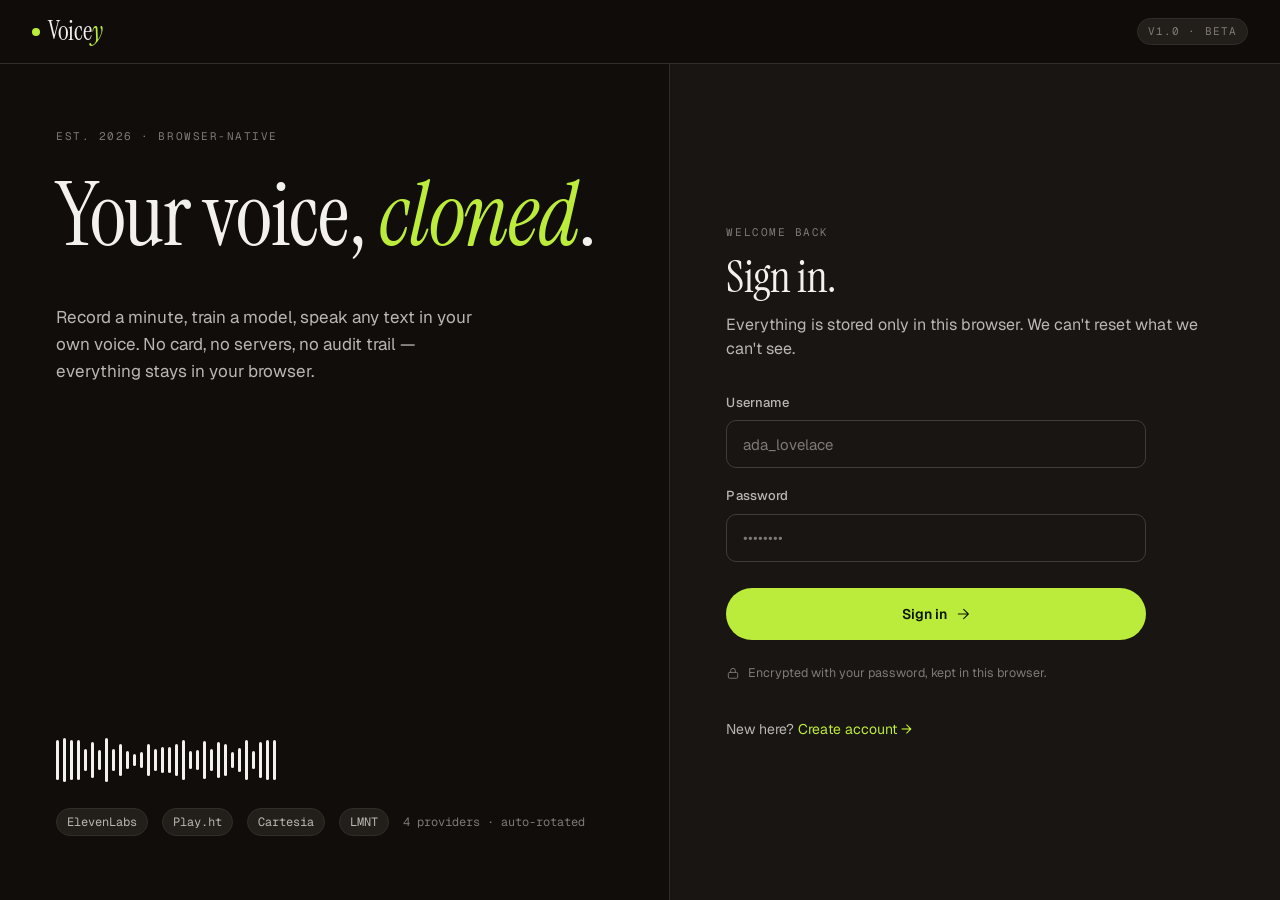
<file: index.html>
<!DOCTYPE html>
<html lang="en">
<head>
  <meta charset="UTF-8" />
  <meta name="viewport" content="width=device-width, initial-scale=1.0" />
  <title>Voicey — clone &amp; speak in any voice</title>
  <link rel="preconnect" href="https://fonts.googleapis.com" />
  <link rel="preconnect" href="https://fonts.gstatic.com" crossorigin />
  <link href="https://fonts.googleapis.com/css2?family=Instrument+Serif:ital@0;1&family=Geist:wght@300;400;500;600;700&family=Geist+Mono:wght@400;500&display=swap" rel="stylesheet" />
  <link rel="stylesheet" href="static/css/style.css" />
</head>
<body class="app" id="app-root">

<!-- Grain overlay (shown when signed in) -->
<div id="app-grain" class="hero-grain" aria-hidden></div>

<!-- Nav (always visible) -->
<nav class="nav" id="app-nav">
  <div class="brand">
    <span class="dot"></span>
    <span>Voice<em>y</em></span>
  </div>
  <div class="nav-center" id="nav-center"></div>
  <div class="nav-meta" id="nav-meta">
    <span class="pill">v1.0 · BETA</span>
  </div>
</nav>

<!-- Main content -->
<div class="content" id="app-content">

  <!-- ── Auth ──────────────────────────────────────────────────────────────── -->
  <div id="view-auth" class="view active stage">
    <div class="auth">
      <div class="auth-art">
        <div>
          <div class="eyebrow" style="margin-bottom:24px">EST. 2026 · BROWSER-NATIVE</div>
          <h2 class="display" style="font-size:clamp(52px,7vw,88px);margin:0 0 36px;max-width:540px;line-height:1.05">
            Your voice, <em style="color:var(--accent)">cloned</em>.
          </h2>
          <p class="muted" style="max-width:440px;font-size:17px;line-height:1.6">
            Record a minute, train a model, speak any text in your own voice. No card, no servers, no audit trail — everything stays in your browser.
          </p>
        </div>
        <div style="display:flex;flex-direction:column;gap:24px">
          <div id="auth-waveform" style="color:var(--accent)"></div>
          <div class="row" style="gap:14px;flex-wrap:wrap">
            <span class="chip">ElevenLabs</span>
            <span class="chip">Play.ht</span>
            <span class="chip">Cartesia</span>
            <span class="chip">LMNT</span>
            <span class="dim mono" style="font-size:12px">4 providers · auto-rotated</span>
          </div>
        </div>
      </div>

      <div class="auth-form">
        <div class="eyebrow" style="margin-bottom:12px" id="auth-eyebrow">WELCOME BACK</div>
        <h3 class="display" style="font-size:44px;margin:0 0 8px" id="auth-heading">Sign in.</h3>
        <p class="muted" style="margin:0 0 32px" id="auth-sub">Everything is stored only in this browser. We can't reset what we can't see.</p>

        <form id="form-auth" autocomplete="off" novalidate style="display:flex;flex-direction:column;gap:18px;max-width:420px">
          <div class="field">
            <label for="auth-username">Username</label>
            <input id="auth-username" class="input" placeholder="ada_lovelace" autocomplete="off" spellcheck="false" />
          </div>
          <div class="field">
            <label for="auth-password">Password</label>
            <input id="auth-password" type="password" class="input" placeholder="••••••••" autocomplete="new-password" />
          </div>
          <div id="auth-error" class="error-msg hidden"></div>
          <button type="submit" id="auth-submit" class="btn primary" style="margin-top:8px;height:52px;justify-content:center">
            Sign in
            <svg width="16" height="16" viewBox="0 0 24 24" fill="none" stroke="currentColor" stroke-width="1.6" stroke-linecap="round" stroke-linejoin="round"><path d="M5 12h14M13 5l7 7-7 7"/></svg>
          </button>
          <div class="row" style="margin-top:6px;gap:8px">
            <svg width="14" height="14" viewBox="0 0 24 24" fill="none" stroke="currentColor" stroke-width="1.6" stroke-linecap="round" stroke-linejoin="round" style="color:var(--ink-low)"><rect x="4" y="11" width="16" height="10" rx="2"/><path d="M8 11V8a4 4 0 0 1 8 0v3"/></svg>
            <span class="dim" style="font-size:12.5px">Encrypted with your password, kept in this browser.</span>
          </div>
        </form>

        <div style="margin-top:36px;font-size:14px" id="auth-mode-switch">
          <span class="muted">New here? <a class="link" id="auth-toggle" href="#">Create account →</a></span>
        </div>
      </div>
    </div>
  </div>

  <!-- ── Dashboard ─────────────────────────────────────────────────────────── -->
  <div id="view-dashboard" class="view stage">
    <div class="container">
      <div class="between" style="align-items:flex-end;margin-bottom:24px;gap:24px">
        <div>
          <div class="eyebrow" style="margin-bottom:10px">YOUR LIBRARY</div>
          <h1 class="display" style="font-size:56px;margin:0" id="dash-heading">Your voices.</h1>
          <p class="muted" id="dash-sub" style="margin:12px 0 0;max-width:540px"></p>
        </div>
        <div class="row" style="gap:12px;flex-shrink:0">
          <button class="btn" id="btn-open-keys">
            <svg width="16" height="16" viewBox="0 0 24 24" fill="none" stroke="currentColor" stroke-width="1.6" stroke-linecap="round" stroke-linejoin="round"><circle cx="8" cy="14" r="4"/><path d="M11 11l9-9M16 6l3 3"/></svg>
            <span id="keys-btn-label">Add keys</span>
          </button>
          <button class="btn primary" id="btn-new-voice">
            <svg width="16" height="16" viewBox="0 0 24 24" fill="none" stroke="currentColor" stroke-width="1.6" stroke-linecap="round"><path d="M12 5v14M5 12h14"/></svg>
            New voice
          </button>
        </div>
      </div>

      <div id="dash-key-banner" class="card hidden" style="margin-bottom:24px;display:flex;align-items:center;gap:20px;border-color:color-mix(in oklch, var(--accent) 30%, var(--line));background:color-mix(in oklch, var(--accent) 6%, var(--bg-2))">
        <div style="width:44px;height:44px;border-radius:999px;background:color-mix(in oklch, var(--accent) 22%, transparent);color:var(--accent);display:flex;align-items:center;justify-content:center;flex-shrink:0">
          <svg width="20" height="20" viewBox="0 0 24 24" fill="none" stroke="currentColor" stroke-width="1.6" stroke-linecap="round" stroke-linejoin="round"><circle cx="8" cy="14" r="4"/><path d="M11 11l9-9M16 6l3 3"/></svg>
        </div>
        <div class="grow">
          <div style="font-weight:600;margin-bottom:2px">Add a TTS provider key to speak.</div>
          <div class="muted" style="font-size:13.5px">All four providers offer free tiers — no card needed. Voicey rotates between them so you stay free for longer.</div>
        </div>
        <button class="btn primary small" id="btn-banner-keys">Add keys →</button>
      </div>

      <div id="voice-grid" class="voices-grid"></div>

      <div id="dash-recipe" style="margin-top:64px;display:grid;grid-template-columns:repeat(3,1fr);gap:24px;padding-top:32px;border-top:1px solid var(--line)">
        <div>
          <div class="mono" style="color:var(--accent);font-size:13px;margin-bottom:8px">01</div>
          <div class="display" style="font-size:24px;margin-bottom:6px">Capture</div>
          <div class="muted" style="font-size:14px;max-width:300px">60–90 seconds of clean speech. Mic, file, or a YouTube link.</div>
        </div>
        <div>
          <div class="mono" style="color:var(--accent);font-size:13px;margin-bottom:8px">02</div>
          <div class="display" style="font-size:24px;margin-bottom:6px">Refine</div>
          <div class="muted" style="font-size:14px;max-width:300px">Read short prompts back. Each pass sharpens the model.</div>
        </div>
        <div>
          <div class="mono" style="color:var(--accent);font-size:13px;margin-bottom:8px">03</div>
          <div class="display" style="font-size:24px;margin-bottom:6px">Speak</div>
          <div class="muted" style="font-size:14px;max-width:300px">Type anything up to 1,500 chars. Pick a voice. Generate.</div>
        </div>
      </div>
    </div>
  </div>

  <!-- ── New Voice ─────────────────────────────────────────────────────────── -->
  <div id="view-new" class="view stage">
    <div class="container" style="max-width:880px">
      <div class="between" style="margin-bottom:32px">
        <button class="btn ghost" id="btn-new-back">
          <svg width="16" height="16" viewBox="0 0 24 24" fill="none" stroke="currentColor" stroke-width="1.6" stroke-linecap="round" stroke-linejoin="round"><path d="M19 12H5M11 5l-7 7 7 7"/></svg>
          Back
        </button>
        <div class="eyebrow">STEP 1 OF 3 · CAPTURE</div>
        <div class="dots"><i data-on></i><i></i><i></i></div>
      </div>

      <h1 class="display" style="font-size:64px;margin:0 0 14px">New voice.</h1>
      <p class="muted" style="margin:0 0 36px;max-width:520px;font-size:16px">
        Give it a name, then drop in a clean minute of audio. Speech only — music and background chatter make for muddy clones.
      </p>

      <div class="field" style="margin-bottom:32px;max-width:480px">
        <label for="new-voice-name">Voice name</label>
        <input id="new-voice-name" class="input" placeholder="My speaking voice" maxlength="100" />
      </div>

      <div class="eyebrow" style="margin-bottom:12px">SOURCE</div>
      <div class="tabs" style="margin-bottom:20px" id="new-source-tabs">
        <button class="on" data-src="mic">
          <svg width="14" height="14" viewBox="0 0 24 24" fill="none" stroke="currentColor" stroke-width="1.6" stroke-linecap="round" stroke-linejoin="round" style="margin-right:6px;vertical-align:-2px"><rect x="9" y="3" width="6" height="12" rx="3"/><path d="M5 11a7 7 0 0 0 14 0"/><path d="M12 18v3"/></svg>
          Microphone
        </button>
        <button data-src="upload">
          <svg width="14" height="14" viewBox="0 0 24 24" fill="none" stroke="currentColor" stroke-width="1.6" stroke-linecap="round" stroke-linejoin="round" style="margin-right:6px;vertical-align:-2px"><path d="M12 16V4"/><path d="M7 9l5-5 5 5"/><path d="M4 20h16"/></svg>
          Upload file
        </button>
        <button data-src="yt">
          <svg width="14" height="14" viewBox="0 0 24 24" fill="none" stroke="currentColor" stroke-width="1.6" stroke-linecap="round" stroke-linejoin="round" style="margin-right:6px;vertical-align:-2px"><rect x="3" y="6" width="18" height="12" rx="3"/><path d="M11 9.5l4 2.5-4 2.5z" fill="currentColor"/></svg>
          YouTube
        </button>
      </div>

      <div id="new-src-mic" class="rec-card">
        <button class="rec-btn" id="new-rec-btn">
          <svg width="36" height="36" viewBox="0 0 24 24" fill="none" stroke="currentColor" stroke-width="1.6" stroke-linecap="round" stroke-linejoin="round"><rect x="9" y="3" width="6" height="12" rx="3"/><path d="M5 11a7 7 0 0 0 14 0"/><path d="M12 18v3"/></svg>
        </button>
        <div style="text-align:center">
          <div class="display" style="font-size:28px;margin-bottom:6px" id="new-rec-label">Tap to record</div>
          <div class="mono dim" style="font-size:14px"><span id="new-rec-timer">0:00</span> · target 60–90s</div>
        </div>
        <div id="new-rec-waveform" style="height:48px;color:var(--accent);width:100%;max-width:420px"></div>
        <div class="row hidden" id="new-rec-dot-row" style="color:var(--danger)">
          <span class="rec-dot"></span>
          <span class="mono" style="font-size:12px;text-transform:uppercase;letter-spacing:.1em">REC</span>
        </div>
        <button class="btn small ghost hidden" id="new-rec-redo">Re-record</button>
      </div>

      <div id="new-src-upload" class="drop hidden">
        <label style="display:flex;flex-direction:column;align-items:center;gap:12px;cursor:pointer">
          <svg width="28" height="28" viewBox="0 0 24 24" fill="none" stroke="currentColor" stroke-width="1.6" stroke-linecap="round" stroke-linejoin="round" style="color:var(--ink-mid)"><path d="M12 16V4"/><path d="M7 9l5-5 5 5"/><path d="M4 20h16"/></svg>
          <div class="display" style="font-size:24px" id="upload-label">Drop an audio file here</div>
          <div class="muted" id="upload-sub">or click to browse · MP3, WAV, M4A · up to 50 MB</div>
          <input type="file" id="upload-file-input" accept="audio/*,video/*" style="display:none" />
        </label>
      </div>

      <div id="new-src-yt" class="card hidden">
        <div class="field">
          <label for="yt-url">YouTube URL</label>
          <input id="yt-url" class="input mono" placeholder="https://youtube.com/watch?v=…" />
        </div>
        <div class="muted" style="font-size:13px;margin-top:12px;display:flex;align-items:center;gap:8px">
          <svg width="14" height="14" viewBox="0 0 24 24" fill="currentColor" style="color:var(--accent)"><path d="M12 2l1.8 5.4L19 9l-5.2 1.6L12 16l-1.8-5.4L5 9l5.2-1.6z"/><path d="M19 14l.8 2.4L22 17l-2.2.6L19 20l-.8-2.4L16 17l2.2-.6z"/></svg>
          We'll strip music and pull only the clearest 90 seconds of speech.
        </div>
      </div>

      <div id="new-error" class="error-msg hidden"></div>

      <div class="between" style="margin-top:40px">
        <button class="btn ghost" id="btn-new-cancel">Cancel</button>
        <button class="btn primary" id="btn-new-create" disabled style="opacity:0.4">
          Create &amp; train
          <svg width="16" height="16" viewBox="0 0 24 24" fill="none" stroke="currentColor" stroke-width="1.6" stroke-linecap="round" stroke-linejoin="round"><path d="M5 12h14M13 5l7 7-7 7"/></svg>
        </button>
      </div>
    </div>
  </div>

  <!-- ── Training ──────────────────────────────────────────────────────────── -->
  <div id="view-train" class="view stage">
    <div class="container" style="max-width:920px">
      <div class="between" style="margin-bottom:32px">
        <button class="btn ghost" id="btn-train-done">Done improving</button>
        <div class="eyebrow" id="train-step-eyebrow">STEP 2 OF 3 · REFINE</div>
        <div class="dots" id="train-dots">
          <i data-done></i><i data-on></i><i></i>
        </div>
      </div>

      <div class="row" style="gap:14px;margin-bottom:14px">
        <span class="chip accent" id="train-chip"></span>
        <span class="dim mono" style="font-size:12px" id="train-counter"></span>
      </div>

      <h1 class="display" style="font-size:48px;margin:0 0 36px;max-width:720px">Read each sentence aloud.</h1>

      <div class="prompt-card">
        <div class="eyebrow" style="margin-bottom:18px" id="train-prompt-num">PROMPT 01</div>
        <p class="display" id="train-sentence" style="font-size:36px;line-height:1.2;margin:0 0 36px;font-style:italic"></p>
        <div class="between">
          <div class="row" style="gap:14px">
            <button class="rec-btn" id="btn-record" style="width:64px;height:64px">
              <svg id="rec-btn-icon" width="22" height="22" viewBox="0 0 24 24" fill="none" stroke="currentColor" stroke-width="1.6" stroke-linecap="round" stroke-linejoin="round"><rect x="9" y="3" width="6" height="12" rx="3"/><path d="M5 11a7 7 0 0 0 14 0"/><path d="M12 18v3"/></svg>
            </button>
            <div>
              <div style="font-weight:500" id="rec-state-label">Start recording</div>
              <div class="mono dim" style="font-size:12px">Speak naturally at a comfortable pace.</div>
            </div>
          </div>
          <div id="train-waveform" style="height:36px;width:140px;color:var(--accent)"></div>
        </div>
      </div>

      <div class="between" style="margin-top:28px">
        <button class="btn ghost" id="btn-skip">Skip</button>
        <button class="btn primary" id="btn-next-sentence" disabled style="opacity:0.4">
          Next sentence
          <svg width="16" height="16" viewBox="0 0 24 24" fill="none" stroke="currentColor" stroke-width="1.6" stroke-linecap="round" stroke-linejoin="round"><path d="M5 12h14M13 5l7 7-7 7"/></svg>
        </button>
      </div>
    </div>
  </div>

  <!-- ── Speak ─────────────────────────────────────────────────────────────── -->
  <div id="view-speak" class="view stage">
    <div class="container" style="max-width:920px">
      <div class="between" style="margin-bottom:32px">
        <button class="btn ghost" id="speak-back">
          <svg width="16" height="16" viewBox="0 0 24 24" fill="none" stroke="currentColor" stroke-width="1.6" stroke-linecap="round" stroke-linejoin="round"><path d="M19 12H5M11 5l-7 7 7 7"/></svg>
          Library
        </button>
        <div class="eyebrow">STEP 3 OF 3 · SPEAK</div>
        <div class="dots"><i data-done></i><i data-done></i><i data-on></i></div>
      </div>

      <div class="row" style="gap:14px;margin-bottom:16px">
        <span class="chip accent">Voice ready</span>
        <span class="dim mono" style="font-size:12px" id="speak-provider-info">via ElevenLabs · rotated</span>
      </div>

      <h1 class="display" style="font-size:64px;margin:0 0 6px" id="speak-voice-name"></h1>
      <p class="muted" style="margin:0 0 32px;font-size:17px">Type below and I'll speak it back in your voice.</p>

      <div class="field" style="margin-bottom:14px">
        <div class="between">
          <label for="speak-text">Script</label>
          <span class="dim mono" style="font-size:11px" id="char-count">0 / 1500</span>
        </div>
        <textarea id="speak-text" class="textarea" maxlength="1500"
          style="min-height:160px;font-size:17px;line-height:1.5"
          placeholder="Welcome back. The studio is open, and your voice is ready when you are."></textarea>
      </div>

      <div id="speak-error" class="error-msg hidden"></div>

      <div class="between" style="margin-bottom:24px">
        <button class="btn small" id="btn-keep-improving">
          <svg width="14" height="14" viewBox="0 0 24 24" fill="currentColor"><path d="M12 2l1.8 5.4L19 9l-5.2 1.6L12 16l-1.8-5.4L5 9l5.2-1.6z"/><path d="M19 14l.8 2.4L22 17l-2.2.6L19 20l-.8-2.4L16 17l2.2-.6z"/></svg>
          Keep improving
        </button>
        <button class="btn primary" id="btn-generate">
          <span id="generate-label">Generate speech</span>
          <span id="generate-spinner" class="spinner hidden"></span>
          <svg id="generate-icon" width="16" height="16" viewBox="0 0 24 24" fill="none" stroke="currentColor" stroke-width="1.6" stroke-linecap="round" stroke-linejoin="round"><path d="M3 10v4"/><path d="M7 7v10"/><path d="M11 4v16"/><path d="M15 8v8"/><path d="M19 10v4"/></svg>
        </button>
      </div>

      <div id="audio-card" class="card hidden">
        <div class="between" style="margin-bottom:16px">
          <div class="eyebrow">OUTPUT</div>
          <div class="dim mono" style="font-size:11px" id="audio-meta">Routing through fastest provider…</div>
        </div>
        <div id="audio-waveform-wrap" style="height:64px;color:var(--accent);margin-bottom:4px"></div>
        <div id="audio-player-wrap" class="hidden">
          <div class="player">
            <button class="btn icon primary" style="width:44px;height:44px;border-radius:999px" id="play-btn">
              <svg width="16" height="16" viewBox="0 0 24 24" fill="currentColor"><path d="M8 5v14l11-7z"/></svg>
            </button>
            <audio id="audio-player" style="display:none"></audio>
            <div id="player-wave" style="flex:1;height:36px;color:var(--accent)"></div>
            <div class="mono dim" style="font-size:12px" id="player-time">0:00</div>
          </div>
          <div class="between" style="margin-top:16px">
            <div class="dim" style="font-size:13px" id="audio-cost"></div>
            <div class="row" style="gap:8px">
              <button class="btn small ghost" id="btn-download">
                <svg width="14" height="14" viewBox="0 0 24 24" fill="none" stroke="currentColor" stroke-width="1.6" stroke-linecap="round" stroke-linejoin="round"><path d="M12 4v12M7 11l5 5 5-5"/><path d="M4 20h16"/></svg>
                Download
              </button>
              <button class="btn small" id="btn-save-lib">Save to library</button>
            </div>
          </div>
        </div>
      </div>
    </div>
  </div>

</div><!-- /app-content -->

<!-- ── Keys Sheet ─────────────────────────────────────────────────────────── -->
<div id="keys-sheet" class="sheet-overlay hidden">
  <div class="sheet">
    <div class="between" style="padding:22px 28px;border-bottom:1px solid var(--line)">
      <div>
        <div class="eyebrow" id="keys-sheet-eyebrow">SETTINGS</div>
        <div class="display" style="font-size:30px;margin-top:4px" id="keys-sheet-title">API keys</div>
      </div>
      <button class="btn icon ghost" id="btn-close-keys">
        <svg width="18" height="18" viewBox="0 0 24 24" fill="none" stroke="currentColor" stroke-width="1.6" stroke-linecap="round"><path d="M6 6l12 12M18 6L6 18"/></svg>
      </button>
    </div>
    <div style="padding:22px 28px;border-bottom:1px solid var(--line);display:flex;align-items:center;gap:16px">
      <svg width="18" height="18" viewBox="0 0 24 24" fill="none" stroke="currentColor" stroke-width="1.6" stroke-linecap="round" stroke-linejoin="round" style="color:var(--accent);flex-shrink:0"><rect x="4" y="11" width="16" height="10" rx="2"/><path d="M8 11V8a4 4 0 0 1 8 0v3"/></svg>
      <div class="grow">
        <div style="font-weight:500">Stored locally in your browser, encrypted with your password.</div>
        <div class="muted" style="font-size:13px">Add as many as you like — Voicey rotates between them so free tiers last longer.</div>
      </div>
      <div class="chip accent" id="keys-count-chip">0/4 added</div>
    </div>
    <div style="flex:1;overflow:auto;padding:22px 28px" id="keys-list-wrap"></div>
    <div class="between" style="padding:18px 28px;border-top:1px solid var(--line)">
      <button class="btn ghost" id="btn-keys-cancel">Cancel</button>
      <button class="btn primary" id="btn-keys-save">
        Save keys
        <svg width="16" height="16" viewBox="0 0 24 24" fill="none" stroke="currentColor" stroke-width="2" stroke-linecap="round" stroke-linejoin="round"><path d="M4 12l5 5L20 6"/></svg>
      </button>
    </div>
  </div>
</div>

<!-- Usage widget (shown when signed in with configured keys) -->
<div id="usage-widget" class="usage-widget hidden">
  <div class="usage-header">
    <span class="eyebrow">EST. USAGE</span>
    <button id="btn-usage-reset" class="btn-usage-reset">Reset</button>
  </div>
  <div id="usage-bars"></div>
  <div class="usage-footer">tracked in this browser</div>
</div>

<!-- Toast -->
<div id="toast" class="toast hidden"></div>

<script src="static/js/app.js"></script>
</body>
</html>
</file>
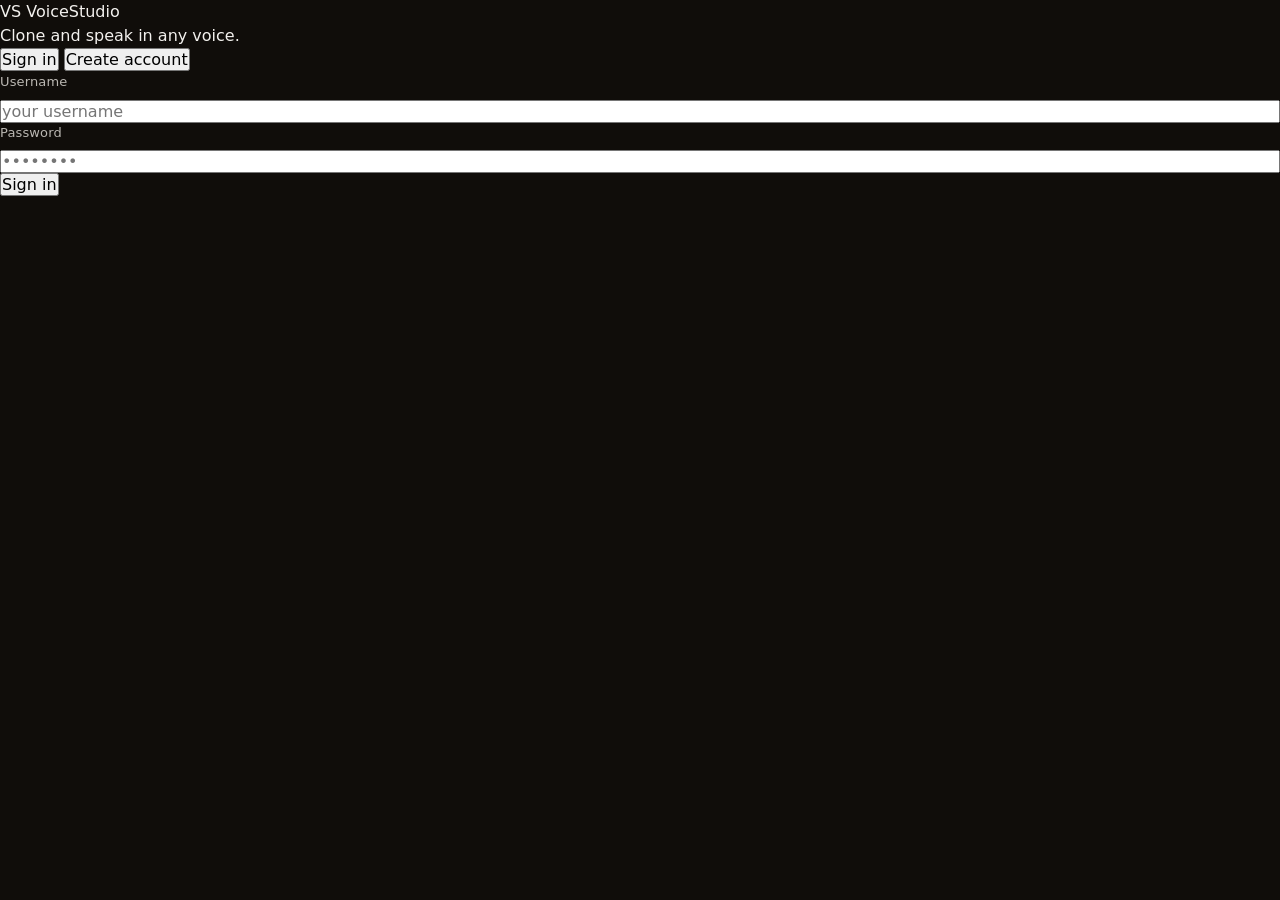
<file: templates/index.html>
<!DOCTYPE html>
<html lang="en">
<head>
  <meta charset="UTF-8" />
  <meta name="viewport" content="width=device-width, initial-scale=1.0" />
  <title>VoiceStudio</title>
  <link rel="preconnect" href="https://fonts.googleapis.com" />
  <link href="https://fonts.googleapis.com/css2?family=Inter:wght@300;400;500;600&display=swap" rel="stylesheet" />
  <link rel="stylesheet" href="/static/css/style.css" />
</head>
<body>

<!-- ── Auth ─────────────────────────────────────────────────────────────────── -->
<div id="view-auth" class="view active">
  <div class="auth-wrap">
    <div class="auth-logo">
      <span class="logo-mark">VS</span>
      <span class="logo-text">VoiceStudio</span>
    </div>
    <p class="auth-sub">Clone and speak in any voice.</p>

    <div class="tab-row">
      <button class="tab active" data-tab="login">Sign in</button>
      <button class="tab" data-tab="register">Create account</button>
    </div>

    <form id="form-auth" autocomplete="off" novalidate>
      <div class="field">
        <label for="auth-username">Username</label>
        <input id="auth-username" type="text" placeholder="your username" autocomplete="username" />
      </div>
      <div class="field">
        <label for="auth-password">Password</label>
        <input id="auth-password" type="password" placeholder="••••••••" autocomplete="current-password" />
      </div>
      <div id="auth-error" class="error-msg hidden"></div>
      <button type="submit" id="auth-submit" class="btn-primary full">Sign in</button>
    </form>
  </div>
</div>

<!-- ── Dashboard ─────────────────────────────────────────────────────────────── -->
<div id="view-dashboard" class="view">
  <header class="app-header">
    <div class="header-logo">
      <span class="logo-mark">VS</span>
      <span class="logo-text">VoiceStudio</span>
    </div>
    <div class="header-right">
      <span id="header-username" class="header-user"></span>
      <button id="btn-logout" class="btn-ghost">Sign out</button>
    </div>
  </header>

  <main class="dashboard-main">
    <div class="section-header">
      <h1>Your Voices</h1>
      <div id="tts-status" class="status-chip hidden"></div>
    </div>

    <div id="voice-grid" class="voice-grid">
      <!-- populated by JS -->
    </div>
  </main>
</div>

<!-- ── Create voice modal ─────────────────────────────────────────────────────── -->
<div id="modal-create" class="modal-overlay hidden">
  <div class="modal-box">
    <h2>New Voice</h2>
    <p class="modal-sub">Give your voice a name and choose how to train it.</p>

    <div class="field">
      <label for="new-voice-name">Voice name</label>
      <input id="new-voice-name" type="text" placeholder="e.g. My Voice, John, Narrator…" maxlength="100" />
    </div>

    <div class="source-grid">
      <button class="source-btn active" data-source="microphone">
        <svg viewBox="0 0 24 24" fill="none" stroke="currentColor" stroke-width="1.5">
          <path d="M12 1a3 3 0 0 0-3 3v8a3 3 0 0 0 6 0V4a3 3 0 0 0-3-3z"/>
          <path d="M19 10v2a7 7 0 0 1-14 0v-2M12 19v4M8 23h8"/>
        </svg>
        <span>Microphone</span>
        <small>Record yourself</small>
      </button>
      <button class="source-btn" data-source="upload">
        <svg viewBox="0 0 24 24" fill="none" stroke="currentColor" stroke-width="1.5">
          <path d="M21 15v4a2 2 0 0 1-2 2H5a2 2 0 0 1-2-2v-4"/>
          <polyline points="17 8 12 3 7 8"/>
          <line x1="12" y1="3" x2="12" y2="15"/>
        </svg>
        <span>Upload File</span>
        <small>MP3, WAV, M4A…</small>
      </button>
      <button class="source-btn" data-source="youtube">
        <svg viewBox="0 0 24 24" fill="none" stroke="currentColor" stroke-width="1.5">
          <rect x="2" y="7" width="20" height="15" rx="2" ry="2"/>
          <polyline points="17 2 12 7 7 2"/>
        </svg>
        <span>YouTube</span>
        <small>Paste a URL</small>
      </button>
    </div>

    <!-- upload panel -->
    <div id="panel-upload" class="source-panel hidden">
      <label class="file-drop" id="file-drop-zone">
        <input type="file" id="upload-file-input" accept="audio/*,video/*" />
        <span>Drop audio file here or click to browse</span>
      </label>
    </div>

    <!-- youtube panel -->
    <div id="panel-youtube" class="source-panel hidden">
      <div class="field">
        <label for="yt-url">YouTube URL</label>
        <input id="yt-url" type="url" placeholder="https://youtube.com/watch?v=…" />
      </div>
    </div>

    <div id="create-error" class="error-msg hidden"></div>

    <div class="modal-actions">
      <button id="btn-create-cancel" class="btn-ghost">Cancel</button>
      <button id="btn-create-confirm" class="btn-primary">Create &amp; Train</button>
    </div>
  </div>
</div>

<!-- ── Train view ─────────────────────────────────────────────────────────────── -->
<div id="view-train" class="view">
  <header class="app-header">
    <button id="train-back" class="btn-icon" title="Back">
      <svg viewBox="0 0 24 24" fill="none" stroke="currentColor" stroke-width="2">
        <polyline points="15 18 9 12 15 6"/>
      </svg>
    </button>
    <div class="header-title">
      <span id="train-voice-name" class="view-title"></span>
      <span id="train-mode-label" class="view-subtitle"></span>
    </div>
    <button id="btn-train-done" class="btn-ghost hidden">Done improving</button>
  </header>

  <main class="train-main">
    <div id="train-intro" class="train-intro">
      <h2>Read each sentence aloud</h2>
      <p>Speak naturally at a comfortable pace. The more clearly you read, the better your voice will sound.</p>
      <button id="btn-start-train" class="btn-primary large">Start Recording</button>
    </div>

    <div id="train-session" class="hidden">
      <div class="train-progress-row">
        <span id="train-counter" class="train-counter"></span>
        <div class="progress-bar-wrap">
          <div id="train-progress" class="progress-bar-fill"></div>
        </div>
      </div>

      <div class="sentence-card">
        <p id="train-sentence" class="sentence-text"></p>
      </div>

      <canvas id="waveform-canvas" class="waveform" width="600" height="80"></canvas>

      <div class="record-controls">
        <button id="btn-record" class="record-btn">
          <span class="record-icon"></span>
        </button>
        <span id="record-label" class="record-label">Press to record</span>
      </div>

      <div class="train-nav">
        <button id="btn-skip" class="btn-ghost small">Skip</button>
        <div id="train-quality" class="quality-badge"></div>
      </div>
    </div>

    <div id="train-complete" class="train-complete hidden">
      <div class="complete-icon">✓</div>
      <h2>Voice ready</h2>
      <p id="train-complete-sub"></p>
      <div class="complete-actions">
        <button id="btn-go-speak" class="btn-primary large">Start Speaking</button>
        <button id="btn-continue-from-complete" class="btn-ghost">Keep improving</button>
      </div>
    </div>
  </main>
</div>

<!-- ── Speak view ─────────────────────────────────────────────────────────────── -->
<div id="view-speak" class="view">
  <header class="app-header">
    <button id="speak-back" class="btn-icon" title="Back">
      <svg viewBox="0 0 24 24" fill="none" stroke="currentColor" stroke-width="2">
        <polyline points="15 18 9 12 15 6"/>
      </svg>
    </button>
    <div class="header-title">
      <span id="speak-voice-name" class="view-title"></span>
      <span id="speak-voice-stats" class="view-subtitle"></span>
    </div>
    <button id="btn-continue-training" class="btn-ghost small">Continue training</button>
  </header>

  <main class="speak-main">
    <div class="speak-form">
      <label for="speak-text" class="speak-label">What should this voice say?</label>
      <textarea id="speak-text" class="speak-textarea"
                placeholder="Type anything here…"
                maxlength="1500" rows="6"></textarea>
      <div class="speak-meta">
        <span id="char-count" class="char-count">0 / 1500</span>
      </div>
    </div>

    <div id="speak-error" class="error-msg hidden"></div>

    <button id="btn-generate" class="btn-primary large">
      <span id="generate-label">Generate Speech</span>
      <span id="generate-spinner" class="spinner hidden"></span>
    </button>

    <div id="audio-section" class="audio-section hidden">
      <audio id="audio-player" controls></audio>
      <button id="btn-download" class="btn-ghost small">
        <svg viewBox="0 0 24 24" fill="none" stroke="currentColor" stroke-width="1.5" width="16" height="16">
          <path d="M21 15v4a2 2 0 0 1-2 2H5a2 2 0 0 1-2-2v-4"/>
          <polyline points="7 10 12 15 17 10"/>
          <line x1="12" y1="15" x2="12" y2="3"/>
        </svg>
        Save audio
      </button>
    </div>
  </main>
</div>

<!-- ── Toast ─────────────────────────────────────────────────────────────────── -->
<div id="toast" class="toast hidden"></div>

<script src="/static/js/app.js"></script>
</body>
</html>
</file>
<file: static/css/style.css>
/* ── Reset & Fonts ──────────────────────────────────────────────────────────── */
*, *::before, *::after { box-sizing: border-box; margin: 0; padding: 0; }
html { font-size: 16px; -webkit-text-size-adjust: 100%; }
body { background: var(--bg); color: var(--ink); font-family: var(--sans); line-height: 1.5; min-height: 100vh; }
button { cursor: pointer; font-family: inherit; font-size: inherit; }
input, textarea { font-family: inherit; font-size: inherit; }
a { color: inherit; }
svg { display: block; }

/* ── Design tokens ──────────────────────────────────────────────────────────── */
:root {
  --bg:         oklch(0.16 0.008 70);
  --bg-2:       oklch(0.20 0.008 70);
  --bg-3:       oklch(0.24 0.010 70);
  --line:       oklch(0.30 0.010 70);
  --line-2:     oklch(0.36 0.012 70);
  --ink:        oklch(0.96 0.005 80);
  --ink-mid:    oklch(0.78 0.008 75);
  --ink-low:    oklch(0.58 0.010 70);
  --accent:     oklch(0.88 0.20 124);
  --accent-ink: oklch(0.18 0.05 130);
  --danger:     oklch(0.72 0.16 28);
  --radius:     14px;
  --radius-sm:  10px;
  --serif: "Instrument Serif", "Times New Roman", serif;
  --sans:  "Geist", ui-sans-serif, system-ui, -apple-system, sans-serif;
  --mono:  "Geist Mono", ui-monospace, "SF Mono", Menlo, monospace;
}

/* ── Animations ─────────────────────────────────────────────────────────────── */
@keyframes wf {
  0%, 100% { transform: scaleY(0.3); }
  50%       { transform: scaleY(1); }
}
@keyframes pulse {
  0%, 100% { opacity: 1; transform: scale(1); }
  50%       { opacity: .55; transform: scale(.9); }
}
@keyframes slideIn {
  from { opacity: 0; transform: translateY(16px); }
  to   { opacity: 1; transform: translateY(0); }
}
@keyframes fadeIn {
  from { opacity: 0; }
  to   { opacity: 1; }
}
@keyframes sheetIn {
  from { transform: translateX(100%); }
  to   { transform: translateX(0); }
}
@keyframes spin { to { transform: rotate(360deg); } }

/* ── Typography ─────────────────────────────────────────────────────────────── */
.display {
  font-family: var(--serif);
  font-weight: 400;
  letter-spacing: -0.015em;
  line-height: 1.1;
  padding-bottom: 0.08em;
}
.eyebrow {
  font-family: var(--mono);
  font-size: 11px;
  text-transform: uppercase;
  letter-spacing: 0.14em;
  color: var(--ink-low);
}
.mono { font-family: var(--mono); }
.muted { color: var(--ink-mid); }
.dim { color: var(--ink-low); }
.link { color: var(--accent); text-decoration: none; }
.link:hover { text-decoration: underline; }

/* ── Layout ──────────────────────────────────────────────────────────────────── */
.view { display: none; }
.view.active { display: block; animation: slideIn 0.28s ease; }
.container { max-width: 1080px; margin: 0 auto; padding: 0 32px; }
.row { display: flex; align-items: center; gap: 12px; }
.between { display: flex; align-items: center; justify-content: space-between; }
.grow { flex: 1; }
.hidden { display: none !important; }

/* ── Grain ───────────────────────────────────────────────────────────────────── */
.hero-grain {
  position: fixed;
  inset: 0;
  pointer-events: none;
  opacity: 0;
  mix-blend-mode: overlay;
  z-index: 0;
  transition: opacity 0.4s;
  background-image: url("data:image/svg+xml;utf8,<svg xmlns='http://www.w3.org/2000/svg' width='200' height='200'><filter id='n'><feTurbulence type='fractalNoise' baseFrequency='0.75' numOctaves='4' stitchTiles='stitch'/></filter><rect width='200' height='200' filter='url(%23n)' opacity='1'/></svg>");
}
.hero-grain.on { opacity: 0.4; }

/* ── Nav ─────────────────────────────────────────────────────────────────────── */
.nav {
  position: sticky;
  top: 0;
  z-index: 40;
  display: grid;
  grid-template-columns: 1fr auto 1fr;
  align-items: center;
  padding: 0 32px;
  height: 64px;
  background: color-mix(in oklch, var(--bg) 85%, transparent);
  backdrop-filter: blur(12px);
  border-bottom: 1px solid var(--line);
}
.brand {
  font-family: var(--serif);
  font-size: 26px;
  letter-spacing: -0.01em;
  display: flex;
  align-items: center;
  gap: 8px;
  user-select: none;
}
.brand em { font-style: italic; color: var(--accent); }
.brand .dot {
  width: 8px;
  height: 8px;
  border-radius: 999px;
  background: var(--accent);
  flex-shrink: 0;
}
.nav-center { justify-self: center; }
.nav-meta   { display: flex; align-items: center; gap: 12px; justify-self: end; }
.btn.tutorial {
  height: 52px;
  padding: 0 28px;
  font-size: 15px;
  font-weight: 600;
  gap: 10px;
  letter-spacing: 0.01em;
}

/* ── Content wrapper ─────────────────────────────────────────────────────────── */
.content { position: relative; z-index: 1; }

/* ── Pill / chip ─────────────────────────────────────────────────────────────── */
.pill {
  font-family: var(--mono);
  font-size: 11px;
  text-transform: uppercase;
  letter-spacing: 0.1em;
  padding: 4px 10px;
  border-radius: 999px;
  background: var(--bg-3);
  border: 1px solid var(--line);
  color: var(--ink-low);
}
.chip {
  font-family: var(--mono);
  font-size: 12px;
  padding: 4px 10px;
  border-radius: 999px;
  background: var(--bg-3);
  border: 1px solid var(--line);
  color: var(--ink-mid);
  white-space: nowrap;
}
.chip.accent {
  background: color-mix(in oklch, var(--accent) 18%, transparent);
  border-color: color-mix(in oklch, var(--accent) 35%, transparent);
  color: var(--accent);
}

/* ── Buttons ─────────────────────────────────────────────────────────────────── */
.btn {
  display: inline-flex;
  align-items: center;
  gap: 8px;
  height: 44px;
  padding: 0 18px;
  border-radius: 999px;
  border: 1px solid var(--line-2);
  background: var(--bg-2);
  color: var(--ink-mid);
  font-size: 14px;
  font-weight: 500;
  white-space: nowrap;
  transition: background 0.15s, color 0.15s, border-color 0.15s, opacity 0.15s;
  text-decoration: none;
}
.btn:hover:not(:disabled) { background: var(--bg-3); color: var(--ink); }
.btn:disabled { opacity: 0.4; cursor: default; }
.btn.primary {
  background: var(--accent);
  color: var(--accent-ink);
  border-color: transparent;
  font-weight: 600;
}
.btn.primary:hover:not(:disabled) { filter: brightness(1.08); }
.btn.ghost {
  background: transparent;
  border-color: transparent;
  color: var(--ink-low);
}
.btn.ghost:hover:not(:disabled) { background: var(--bg-2); color: var(--ink-mid); border-color: var(--line); }
.btn.small { height: 36px; padding: 0 14px; font-size: 13px; }
.btn.icon { padding: 0; justify-content: center; }

/* ── Rec button ──────────────────────────────────────────────────────────────── */
.rec-btn {
  width: 96px;
  height: 96px;
  border-radius: 999px;
  background: var(--accent);
  color: var(--accent-ink);
  border: none;
  display: flex;
  align-items: center;
  justify-content: center;
  flex-shrink: 0;
  box-shadow: 0 10px 40px -10px color-mix(in oklch, var(--accent) 60%, transparent);
  transition: background 0.2s, box-shadow 0.2s;
}
.rec-btn:hover { filter: brightness(1.08); }
.rec-btn.recording {
  background: var(--danger);
  color: #fff;
  box-shadow: 0 10px 40px -10px color-mix(in oklch, var(--danger) 60%, transparent);
}

/* ── Waveform bars ───────────────────────────────────────────────────────────── */
.wf-bar {
  animation: wf 1.1s ease-in-out infinite;
  transform-origin: center;
}
.rec-dot {
  width: 8px;
  height: 8px;
  border-radius: 999px;
  background: var(--danger);
  animation: pulse 1.1s ease-in-out infinite;
  display: inline-block;
}

/* ── Step dots ───────────────────────────────────────────────────────────────── */
.dots { display: flex; align-items: center; gap: 6px; }
.dots i {
  display: block;
  width: 6px;
  height: 6px;
  border-radius: 999px;
  background: var(--bg-3);
  border: 1px solid var(--line-2);
  font-style: normal;
}
.dots i[data-on]   { background: var(--accent); border-color: var(--accent); }
.dots i[data-done] { background: var(--ink-mid); border-color: var(--ink-mid); }

/* ── Tabs ────────────────────────────────────────────────────────────────────── */
.tabs {
  display: inline-flex;
  padding: 4px;
  border-radius: 999px;
  border: 1px solid var(--line);
  background: var(--bg-2);
  gap: 2px;
}
.tabs button {
  height: 36px;
  padding: 0 16px;
  border-radius: 999px;
  border: none;
  background: transparent;
  color: var(--ink-low);
  font-size: 13.5px;
  font-weight: 500;
  display: flex;
  align-items: center;
  transition: background 0.15s, color 0.15s;
}
.tabs button:hover { color: var(--ink-mid); }
.tabs button.on {
  background: var(--accent);
  color: var(--accent-ink);
  font-weight: 600;
}

/* ── Card ────────────────────────────────────────────────────────────────────── */
.card {
  background: var(--bg-2);
  border: 1px solid var(--line);
  border-radius: var(--radius);
  padding: 24px;
}

/* ── Form elements ───────────────────────────────────────────────────────────── */
.field { display: flex; flex-direction: column; gap: 8px; }
.field label {
  font-size: 13px;
  font-weight: 500;
  color: var(--ink-mid);
  letter-spacing: 0.01em;
}
.input {
  height: 48px;
  padding: 0 16px;
  border-radius: var(--radius-sm);
  border: 1px solid var(--line-2);
  background: var(--bg-2);
  color: var(--ink);
  font-size: 15px;
  outline: none;
  width: 100%;
  transition: border-color 0.15s;
}
.input:focus { border-color: var(--accent); }
.input::placeholder { color: var(--ink-low); }
.textarea {
  padding: 14px 16px;
  border-radius: var(--radius);
  border: 1px solid var(--line-2);
  background: var(--bg-2);
  color: var(--ink);
  font-size: 15px;
  resize: vertical;
  outline: none;
  width: 100%;
  transition: border-color 0.15s;
  line-height: 1.6;
}
.textarea:focus { border-color: var(--accent); }
.textarea::placeholder { color: var(--ink-low); }

.error-msg {
  padding: 12px 16px;
  border-radius: var(--radius-sm);
  background: color-mix(in oklch, var(--danger) 12%, transparent);
  border: 1px solid color-mix(in oklch, var(--danger) 30%, transparent);
  color: var(--danger);
  font-size: 13.5px;
  line-height: 1.5;
}

/* ── Auth ────────────────────────────────────────────────────────────────────── */
.auth {
  display: grid;
  grid-template-columns: 1.1fr 1fr;
  min-height: calc(100vh - 64px);
}
.auth-art {
  padding: 64px 56px;
  background: var(--bg);
  border-right: 1px solid var(--line);
  display: flex;
  flex-direction: column;
  justify-content: space-between;
  gap: 48px;
}
.auth-form {
  padding: 64px 56px;
  background: var(--bg-2);
  display: flex;
  flex-direction: column;
  justify-content: center;
}
@media (max-width: 860px) {
  .auth { grid-template-columns: 1fr; }
  .auth-art { display: none; }
  .auth-form { padding: 48px 32px; }
}

/* ── Dashboard ───────────────────────────────────────────────────────────────── */
#view-dashboard { padding: 52px 0 80px; }

.voices-grid {
  display: grid;
  grid-template-columns: repeat(auto-fill, minmax(280px, 1fr));
  gap: 16px;
  margin-bottom: 16px;
}

.voice-card {
  background: var(--bg-2);
  border: 1px solid var(--line);
  border-radius: var(--radius);
  padding: 24px;
  cursor: pointer;
  transition: border-color 0.2s, background 0.2s;
  position: relative;
  overflow: hidden;
  display: flex;
  flex-direction: column;
  gap: 10px;
  min-height: 160px;
}
.voice-card:hover { border-color: var(--line-2); background: var(--bg-3); }
.voice-card-wave {
  height: 44px;
  color: var(--ink-low);
}
.voice-card-name {
  font-family: var(--serif);
  font-size: 22px;
  font-weight: 400;
  color: var(--ink);
  letter-spacing: -0.01em;
  line-height: 1.2;
}
.voice-card-meta {
  font-family: var(--mono);
  font-size: 12px;
  color: var(--ink-low);
  display: flex;
  gap: 8px;
}
.voice-card-status {
  font-family: var(--mono);
  font-size: 11px;
  text-transform: uppercase;
  letter-spacing: 0.1em;
  margin-top: auto;
}
.voice-card-status.ready { color: var(--accent); }
.voice-card-status.pending { color: var(--ink-low); }
.voice-card-del {
  position: absolute;
  top: 14px;
  right: 14px;
  width: 32px;
  height: 32px;
  border-radius: 999px;
  background: transparent;
  border: none;
  color: var(--ink-low);
  display: flex;
  align-items: center;
  justify-content: center;
  opacity: 0;
  transition: opacity 0.15s, background 0.15s, color 0.15s;
}
.voice-card:hover .voice-card-del { opacity: 1; }
.voice-card-del:hover { background: color-mix(in oklch, var(--danger) 15%, transparent); color: var(--danger); }
.voice-card-del svg { width: 14px; height: 14px; }

/* ── New voice view ──────────────────────────────────────────────────────────── */
#view-new { padding: 48px 0 80px; }

.rec-card {
  display: flex;
  flex-direction: column;
  align-items: center;
  gap: 24px;
  padding: 48px 32px;
  background: var(--bg-2);
  border: 1px solid var(--line);
  border-radius: var(--radius);
  text-align: center;
}

.drop {
  padding: 48px 32px;
  background: var(--bg-2);
  border: 1.5px dashed var(--line-2);
  border-radius: var(--radius);
  text-align: center;
  transition: border-color 0.15s, background 0.15s;
}
.drop:hover, .drop.drag-over {
  border-color: var(--accent);
  background: color-mix(in oklch, var(--accent) 5%, var(--bg-2));
}

/* ── Training view ───────────────────────────────────────────────────────────── */
#view-train { padding: 48px 0 80px; }

.prompt-card {
  background: var(--bg-2);
  border: 1px solid var(--line);
  border-radius: var(--radius);
  padding: 36px 40px;
}

/* ── Speak view ──────────────────────────────────────────────────────────────── */
#view-speak { padding: 48px 0 80px; }

.player {
  display: flex;
  align-items: center;
  gap: 16px;
}

/* ── Keys sheet ──────────────────────────────────────────────────────────────── */
.sheet-overlay {
  position: fixed;
  inset: 0;
  background: rgba(0, 0, 0, 0.6);
  backdrop-filter: blur(6px);
  z-index: 50;
  display: flex;
  align-items: stretch;
  justify-content: flex-end;
  animation: fadeIn 0.2s ease;
}
.sheet {
  width: min(600px, 100%);
  height: 100%;
  background: var(--bg);
  border-left: 1px solid var(--line);
  display: flex;
  flex-direction: column;
  overflow: hidden;
  animation: sheetIn 0.3s cubic-bezier(0.16, 1, 0.3, 1);
}

/* Keys list rows */
.key-row {
  padding: 20px 0;
  border-bottom: 1px solid var(--line);
}
.key-row:last-child { border-bottom: none; }
.key-row-header {
  display: flex;
  align-items: flex-start;
  justify-content: space-between;
  margin-bottom: 10px;
  gap: 12px;
}
.key-row-label {
  font-weight: 600;
  font-size: 15px;
}
.key-row-sub {
  font-size: 12.5px;
  color: var(--ink-low);
  margin-top: 2px;
}
.key-row-status {
  font-family: var(--mono);
  font-size: 11px;
  text-transform: uppercase;
  letter-spacing: 0.1em;
  padding: 3px 8px;
  border-radius: 999px;
  flex-shrink: 0;
  margin-top: 2px;
}
.key-row-status.set {
  background: color-mix(in oklch, var(--accent) 18%, transparent);
  color: var(--accent);
}
.key-row-status.unset {
  background: var(--bg-3);
  color: var(--ink-low);
}
.key-input-wrap {
  position: relative;
  display: flex;
  gap: 8px;
}
.key-input-wrap .input { flex: 1; font-family: var(--mono); font-size: 13px; }
.btn-reveal {
  height: 48px;
  padding: 0 16px;
  border-radius: var(--radius-sm);
  border: 1px solid var(--line-2);
  background: var(--bg-3);
  color: var(--ink-low);
  font-size: 13px;
  flex-shrink: 0;
  transition: background 0.15s, color 0.15s;
}
.btn-reveal:hover { color: var(--ink-mid); }

/* Keys guide */
.keys-guide {
  margin-bottom: 4px;
  padding-bottom: 24px;
  border-bottom: 1px solid var(--line);
}
.keys-guide-steps {
  display: flex;
  flex-direction: column;
  gap: 11px;
}
.keys-guide-step {
  display: flex;
  align-items: flex-start;
  gap: 12px;
  font-size: 13.5px;
  color: var(--ink-mid);
  line-height: 1.55;
}
.keys-guide-step strong { color: var(--ink); font-weight: 600; }
.keys-guide-num {
  width: 22px;
  height: 22px;
  border-radius: 999px;
  background: color-mix(in oklch, var(--accent) 18%, transparent);
  color: var(--accent);
  font-family: var(--mono);
  font-size: 11px;
  font-weight: 600;
  display: flex;
  align-items: center;
  justify-content: center;
  flex-shrink: 0;
  margin-top: 2px;
}
.keys-guide-divider {
  height: 1px;
  background: var(--line);
  margin: 20px 0;
}
.keys-guide-tips {
  display: flex;
  flex-direction: column;
  gap: 10px;
}
.keys-guide-tip {
  display: flex;
  gap: 14px;
  font-size: 13px;
  color: var(--ink-mid);
  line-height: 1.5;
}
.keys-guide-tip strong { color: var(--ink); font-weight: 600; }
.keys-guide-tip em { font-style: italic; color: var(--ink); }
.keys-guide-tip-label {
  font-family: var(--mono);
  font-size: 11px;
  color: var(--ink-low);
  min-width: 72px;
  flex-shrink: 0;
  padding-top: 1px;
  letter-spacing: 0.02em;
}

/* Provider signup links */
.key-row-links {
  display: flex;
  align-items: center;
  gap: 16px;
  margin-top: 8px;
}
.key-link {
  display: inline-flex;
  align-items: center;
  gap: 5px;
  font-size: 12.5px;
  color: var(--accent);
  text-decoration: none;
  font-weight: 500;
}
.key-link:hover { text-decoration: underline; text-underline-offset: 2px; }
.key-link.dim { color: var(--ink-low); }
.key-link.dim:hover { color: var(--ink-mid); }

/* Autosave badge */
.key-saved-badge {
  font-family: var(--mono);
  font-size: 11px;
  color: var(--accent);
  margin-top: 5px;
  display: block;
  transition: opacity 0.3s;
}
.key-saved-badge.hidden { display: none; }

/* ── Tour ────────────────────────────────────────────────────────────────────── */
@keyframes tourRingPulse {
  0%, 100% { box-shadow: 0 0 0 3px var(--accent), 0 0 0 9999px rgba(0,0,0,.76); }
  50%       { box-shadow: 0 0 0 5px var(--accent), 0 0 0 9999px rgba(0,0,0,.76); }
}
@keyframes tourTtIn {
  from { opacity: 0; transform: translateY(8px); }
  to   { opacity: 1; transform: translateY(0); }
}
@keyframes tourCenterIn {
  from { opacity: 0; transform: translate(-50%,-50%) scale(0.94); }
  to   { opacity: 1; transform: translate(-50%,-50%) scale(1); }
}

/* pointer-events:none blocks clicks but NOT scroll — views remain scrollable during tour */
body.tour-active #app-content * { pointer-events: none; }
body.tour-active #app-nav *     { pointer-events: none; }
.tour-ring {
  position: fixed;
  z-index: 8999;
  pointer-events: none;
  box-shadow: 0 0 0 3px var(--accent), 0 0 0 9999px rgba(0,0,0,.76);
  animation: tourRingPulse 2.4s ease-in-out infinite;
  transition: top .38s cubic-bezier(.4,0,.2,1),
              left .38s cubic-bezier(.4,0,.2,1),
              width .38s cubic-bezier(.4,0,.2,1),
              height .38s cubic-bezier(.4,0,.2,1),
              opacity .28s ease,
              border-radius .38s ease;
}
.tour-tooltip {
  position: fixed;
  z-index: 9000;
  background: var(--bg-2);
  border: 1px solid var(--line-2);
  border-radius: var(--radius);
  padding: 24px 26px;
  box-shadow: 0 24px 64px rgba(0,0,0,.55), 0 0 0 1px rgba(255,255,255,.04);
}
.tour-tooltip.tour-tt-anim {
  animation: tourTtIn .22s ease forwards;
}
.tour-tooltip[style*="translate(-50%,-50%)"].tour-tt-anim {
  animation: tourCenterIn .28s ease forwards;
}
.tour-tt-header {
  display: flex;
  align-items: center;
  justify-content: space-between;
  margin-bottom: 14px;
}
.tour-tt-title {
  font-family: var(--serif);
  font-size: 28px;
  font-weight: 400;
  letter-spacing: -0.01em;
  line-height: 1.15;
  color: var(--ink);
  margin-bottom: 10px;
  padding-bottom: 0.06em;
}
.tour-tt-body {
  font-size: 13.5px;
  color: var(--ink-mid);
  line-height: 1.65;
  margin-bottom: 22px;
}
.tour-tt-footer {
  display: flex;
  align-items: center;
  justify-content: space-between;
  gap: 12px;
}
.tour-dots {
  display: flex;
  align-items: center;
  gap: 5px;
}
.tour-dot {
  display: block;
  width: 5px;
  height: 5px;
  border-radius: 999px;
  background: var(--bg-3);
  border: 1px solid var(--line-2);
  transition: background .2s, transform .2s, border-color .2s;
}
.tour-dot.on   { background: var(--accent); border-color: var(--accent); transform: scale(1.4); }
.tour-dot.done { background: var(--ink-low); border-color: var(--ink-low); }

/* ── Usage widget ────────────────────────────────────────────────────────────── */
.usage-widget {
  position: fixed;
  bottom: 24px;
  right: 24px;
  z-index: 30;
  background: var(--bg-2);
  border: 1px solid var(--line);
  border-radius: var(--radius);
  padding: 14px 16px;
  width: 224px;
  box-shadow: 0 8px 32px rgba(0, 0, 0, .45);
}
.usage-header {
  display: flex;
  align-items: center;
  justify-content: space-between;
  margin-bottom: 10px;
}
.btn-usage-reset {
  font-size: 11px;
  color: var(--ink-low);
  background: none;
  border: none;
  padding: 0;
  cursor: pointer;
  font-family: var(--mono);
  text-decoration: underline;
  text-underline-offset: 2px;
}
.btn-usage-reset:hover { color: var(--ink-mid); }
.usage-row {
  display: flex;
  align-items: center;
  gap: 8px;
  margin-bottom: 7px;
}
.usage-row:last-child { margin-bottom: 0; }
.usage-label {
  font-family: var(--mono);
  font-size: 10px;
  color: var(--ink-low);
  width: 20px;
  flex-shrink: 0;
}
.usage-bar-track {
  flex: 1;
  height: 4px;
  border-radius: 999px;
  background: var(--bg-3);
  overflow: hidden;
}
.usage-bar-fill {
  height: 100%;
  border-radius: 999px;
  background: var(--accent);
  transition: width 0.4s ease;
  min-width: 2px;
}
.usage-bar-fill.warn { background: oklch(0.82 0.16 80); }
.usage-bar-fill.crit { background: var(--danger); }
.usage-num {
  font-family: var(--mono);
  font-size: 10px;
  color: var(--ink-low);
  white-space: nowrap;
  width: 56px;
  text-align: right;
}
.usage-footer {
  font-family: var(--mono);
  font-size: 9.5px;
  color: var(--ink-low);
  margin-top: 10px;
  padding-top: 10px;
  border-top: 1px solid var(--line);
  opacity: 0.6;
  text-align: center;
  letter-spacing: 0.04em;
}

/* ── Toast ───────────────────────────────────────────────────────────────────── */
.toast {
  position: fixed;
  bottom: 28px;
  left: 50%;
  transform: translateX(-50%) translateY(10px);
  background: var(--bg-3);
  border: 1px solid var(--line-2);
  color: var(--ink);
  padding: 12px 22px;
  border-radius: 999px;
  font-size: 14px;
  font-weight: 500;
  pointer-events: none;
  opacity: 0;
  transition: opacity 0.25s, transform 0.25s;
  z-index: 999;
  white-space: nowrap;
}
.toast.show {
  opacity: 1;
  transform: translateX(-50%) translateY(0);
}

/* ── Spinner ─────────────────────────────────────────────────────────────────── */
.spinner {
  width: 16px;
  height: 16px;
  border: 2px solid color-mix(in oklch, currentColor 30%, transparent);
  border-top-color: currentColor;
  border-radius: 999px;
  animation: spin 0.7s linear infinite;
}

/* ── Scrollbar ───────────────────────────────────────────────────────────────── */
::-webkit-scrollbar { width: 6px; height: 6px; }
::-webkit-scrollbar-track { background: transparent; }
::-webkit-scrollbar-thumb { background: var(--line-2); border-radius: 999px; }
::-webkit-scrollbar-thumb:hover { background: var(--ink-low); }
</file>
